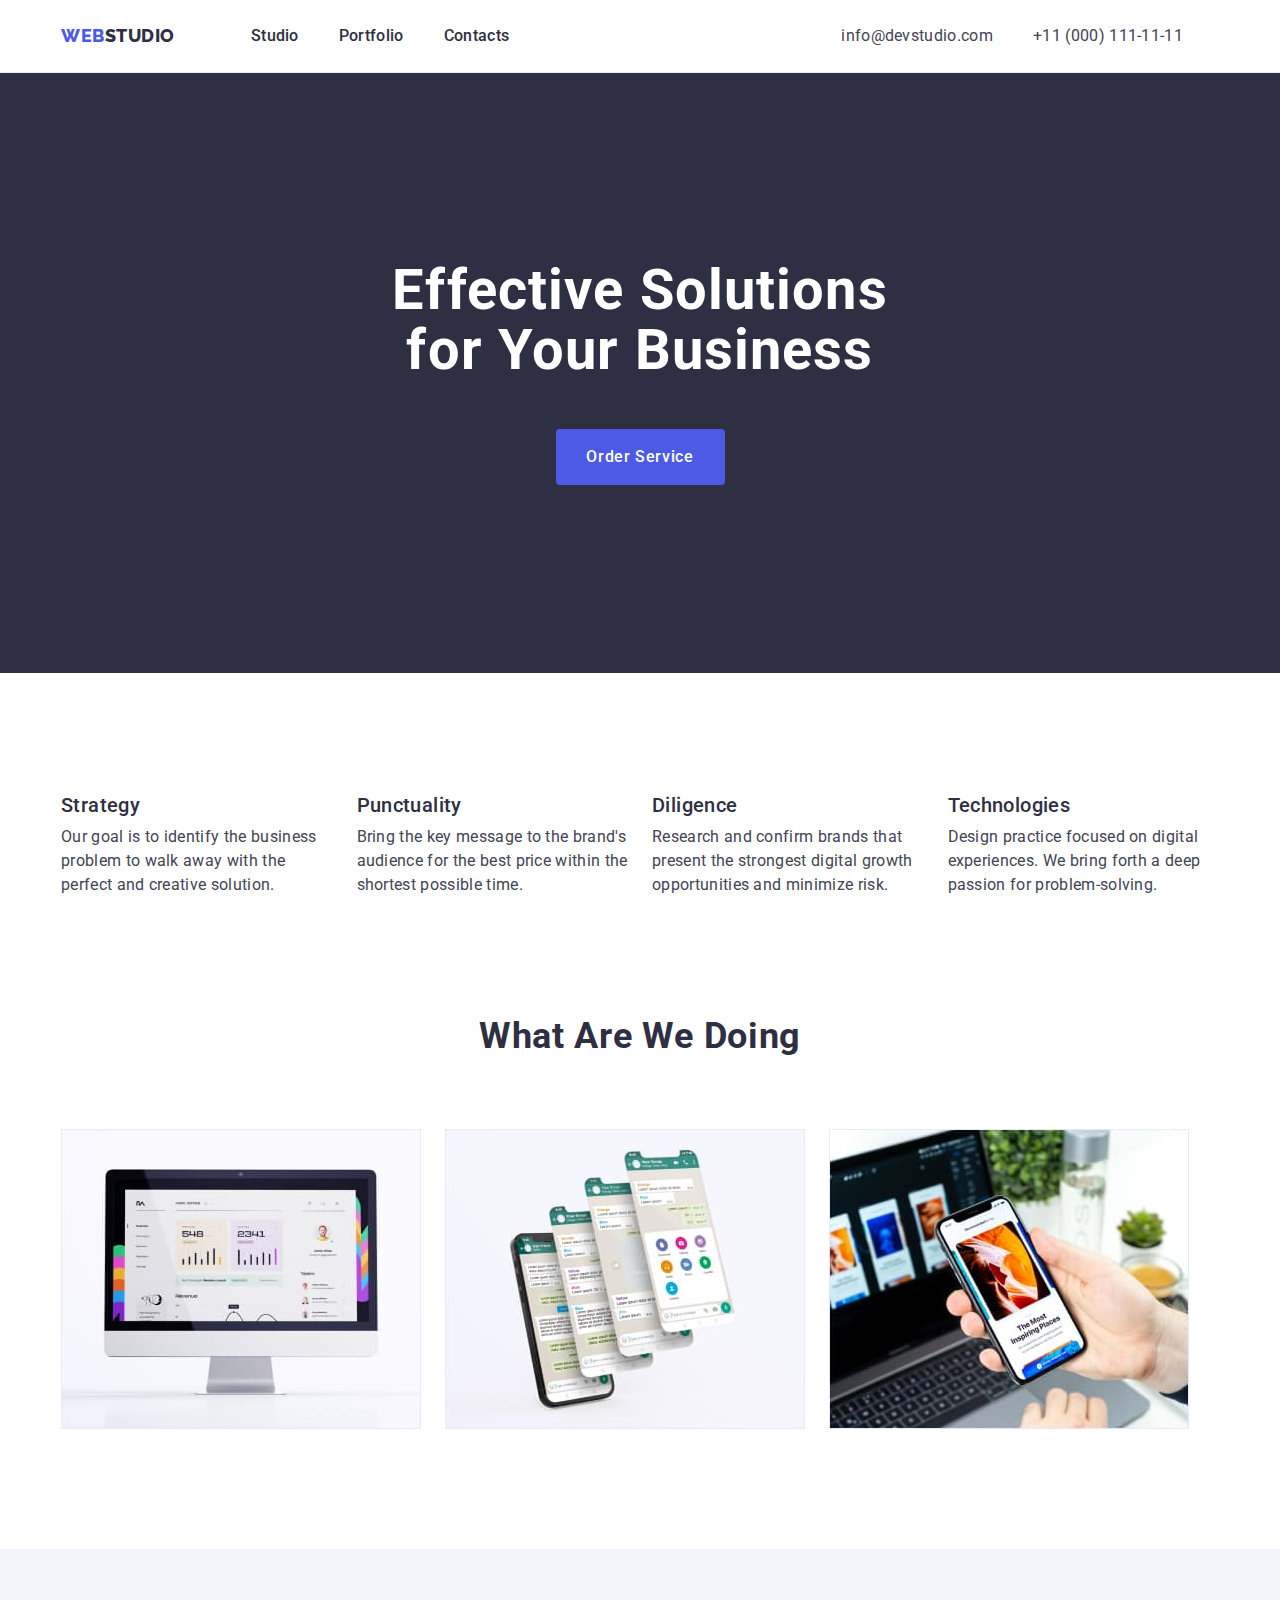
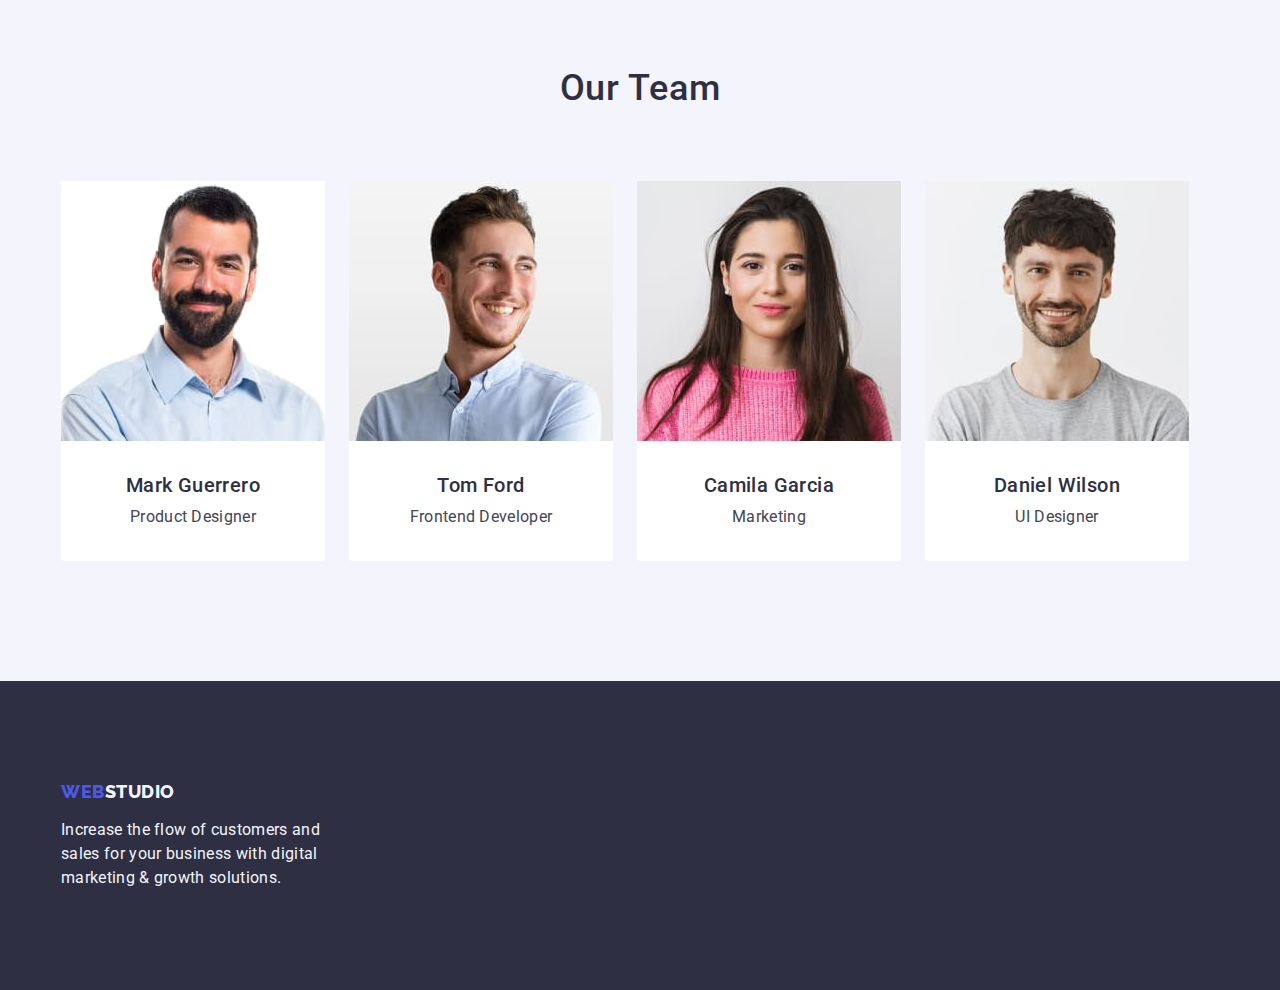
<file: index.html>
<!DOCTYPE html>
<html lang="en">
  <head>
    <meta charset="UTF-8" />
    <meta name="viewport" content="width=device-width, initial-scale=1.0" />
    <title>hw2-main page</title>
    <link rel="preconnect" href="https://fonts.googleapis.com" />
    <link rel="preconnect" href="https://fonts.gstatic.com" crossorigin />
    <link
      href="https://fonts.googleapis.com/css2?family=Montserrat:wght@400;700&family=Raleway:wght@700&family=Roboto:wght@400;500;700;900&display=swap"
      rel="stylesheet"
    />
    <link
      rel="stylesheet"
      href="https://cdnjs.cloudflare.com/ajax/libs/modern-normalize/2.0.0/modern-normalize.min.css"
      integrity="sha512-4xo8blKMVCiXpTaLzQSLSw3KFOVPWhm/TRtuPVc4WG6kUgjH6J03IBuG7JZPkcWMxJ5huwaBpOpnwYElP/m6wg=="
      crossorigin="anonymous"
      referrerpolicy="no-referrer"
    />

    <link rel="stylesheet" href="./css/styles.css" />
  </head>
  <body class="body">
    <header class="headerhtml">
      <div class="container-header container">
        <nav class="navhtml">
          <a href="./index.html" class="logo link">
            Web<span class="logo-studio">Studio</span>
          </a>

          <ul class="list menu">
            <li><a href="./index.html" class="link navlink">Studio</a></li>
            <li>
              <a href="./portfolio.html" class="link navlink">Portfolio</a>
            </li>
            <li><a href="" class="link navlink">Contacts</a></li>
          </ul>
        </nav>
        <address class="address">
          <ul class="list addresslist">
            <li>
              <a href="mailto:info@devstudio.com" class="link address-link"
                >info@devstudio.com</a
              >
            </li>
            <li>
              <a href="tel:+110001111111" class="link address-link"
                >+11 (000) 111-11-11</a
              >
            </li>
          </ul>
        </address>
      </div>
    </header>
    <main>
      <section class="first-section">
        <div class="container">
          <h1 class="motto">
            Effective Solutions<br />
            for Your Business
          </h1>
          <button type="button" class="filter-button order-service-button">
            Order Service
          </button>
        </div>
      </section>
      <section class="second-section">
        <div class="container">
          <h2 class="our_values visually-hidden">Our values</h2>
          <ul class="list list-second-section">
            <li class="values-list">
              <h3 class="value">Strategy</h3>
              <p class="paragraph">
                Our goal is to identify the business problem to walk away with
                the perfect and creative solution.
              </p>
            </li>
            <li class="values-list">
              <h3 class="value">Punctuality</h3>
              <p class="paragraph">
                Bring the key message to the brand's audience for the best price
                within the shortest possible time.
              </p>
            </li>
            <li class="values-list">
              <h3 class="value">Diligence</h3>
              <p class="paragraph">
                Research and confirm brands that present the strongest digital
                growth opportunities and minimize risk.
              </p>
            </li>
            <li class="values-list">
              <h3 class="value">Technologies</h3>
              <p class="paragraph">
                Design practice focused on digital experiences. We bring forth a
                deep passion for problem-solving.
              </p>
            </li>
          </ul>
        </div>
      </section>
      <section class="third-section">
        <div class="container">
          <h2 class="what-are-we-doing">What are we doing</h2>
          <ul class="list third-section-list">
            <li class="tsli">
              <img
                src="./images/picture1.jpg"
                class="link"
                width="360"
                height="300"
                alt="old Imac"
              />
            </li>
            <li class="tsli">
              <img
                src="./images/picture2.jpg"
                class="link"
                width="360"
                height="300"
                alt="screenshots coming out of the iphone"
              />
            </li>
            <li class="tsli">
              <img
                src="./images/picture3.jpg"
                class="link"
                width="360"
                height="300"
                alt="heand holding phone in front of laptop "
              />
            </li>
          </ul>
        </div>
      </section>
      <section class="section-four">
        <div class="container">
          <h2 class="our-team">Our Team</h2>
          <ul class="list section-four-list">
            <li class="list-item sfli">
              <img
                src="./images/Mark-Guerrero.jpg"
                class="link"
                width="264"
                height="260"
                alt="smiling man with black beard and short hair wearinng light blue shirt"
              />
              <div class="name-function">
                <h3 class="fullname">Mark Guerrero</h3>
                <p class="paragraph function">Product Designer</p>
              </div>
            </li>
            <li class="list-item sfli">
              <img
                src="./images/Tom-Ford.jpg"
                class="link"
                width="264"
                height="260"
                alt="smiling man in blue shirt looking to the right"
              />
              <div class="name-function">
                <h3 class="fullname">Tom Ford</h3>
                <p class="paragraph function">Frontend Developer</p>
              </div>
            </li>
            <li class="list-item sfli">
              <img
                src="./images/Camila-Garcia.jpg"
                class="link"
                width="264"
                height="260"
                alt="young woman with long hair in pink sweater and lipstick"
              />
              <div class="name-function">
                <h3 class="fullname">Camila Garcia</h3>
                <p class="paragraph function">Marketing</p>
              </div>
            </li>
            <li class="list-item sfli">
              <img
                src="./images/Daniel-Wilson.jpg"
                class="link"
                width="264"
                height="260"
                alt="smiling man in a greay t-shirt looking in front"
              />
              <div class="name-function">
                <h3 class="fullname">Daniel Wilson</h3>
                <p class="paragraph function">UI Designer</p>
              </div>
            </li>
          </ul>
        </div>
      </section>
    </main>
    <footer class="footer">
      <div class="container">
        <a href="./index.html" class="logo link footerlink">
          Web<span class="logo logo-studio footerspan">Studio</span>
        </a>
        <p class="footer-paragraph">
          Increase the flow of customers and sales for your business with
          digital marketing & growth solutions.
        </p>
      </div>
    </footer>
  </body>
</html>
</file>
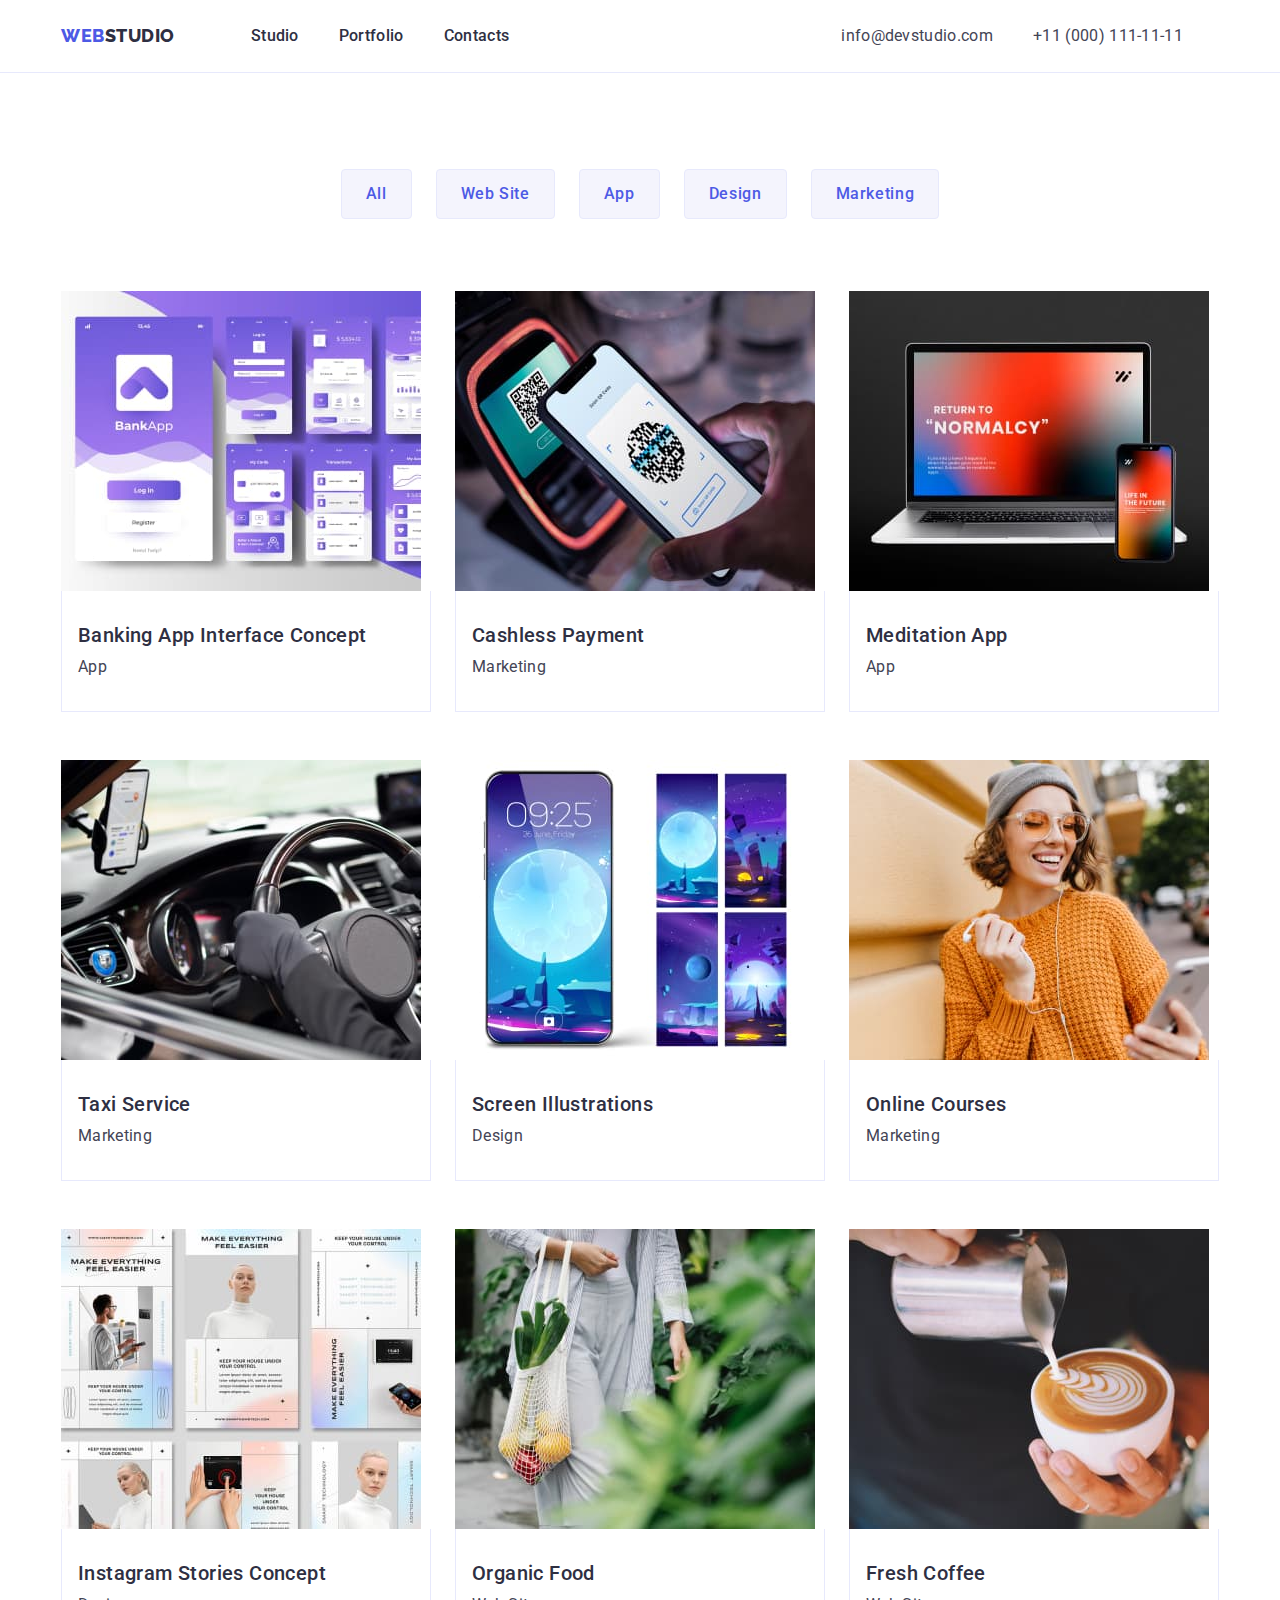
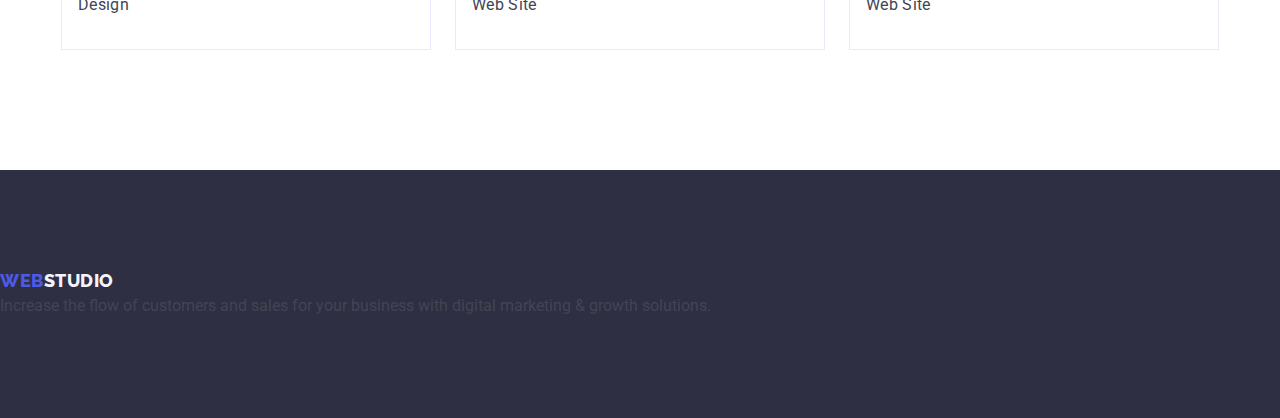
<file: portfolio.html>
<!DOCTYPE html>
<html lang="en">
  <head>
    <meta charset="UTF-8" />
    <meta name="viewport" content="width=, initial-scale=1.0" />
    <title>h2-portfolio</title>
    <link rel="preconnect" href="https://fonts.googleapis.com" />
    <link rel="preconnect" href="https://fonts.gstatic.com" crossorigin />
    <link
      href="https://fonts.googleapis.com/css2?family=Montserrat:wght@400;700&family=Raleway:wght@700&family=Roboto:wght@400;500;700;900&display=swap"
      rel="stylesheet"
    />
    <link
      rel="stylesheet"
      href="https://cdnjs.cloudflare.com/ajax/libs/modern-normalize/2.0.0/modern-normalize.min.css"
      integrity="sha512-4xo8blKMVCiXpTaLzQSLSw3KFOVPWhm/TRtuPVc4WG6kUgjH6J03IBuG7JZPkcWMxJ5huwaBpOpnwYElP/m6wg=="
      crossorigin="anonymous"
      referrerpolicy="no-referrer"
    />

    <link rel="stylesheet" href="./css/styles.css" />
  </head>
  <body class="body">
    <header class="headerhtml">
      <div class="container-header container">
        <nav class="navhtml">
          <a href="./index.html" class="logo link">
            Web<span class="logo-studio">Studio</span>
          </a>

          <ul class="list menu">
            <li><a href="./index.html" class="link navlink">Studio</a></li>
            <li>
              <a href="./portfolio.html" class="link navlink">Portfolio</a>
            </li>
            <li><a href="" class="link navlink">Contacts</a></li>
          </ul>
        </nav>
        <address class="address">
          <ul class="list addresslist">
            <li>
              <a href="mailto:info@devstudio.com" class="link address-link"
                >info@devstudio.com</a
              >
            </li>
            <li>
              <a href="tel:+110001111111" class="link address-link"
                >+11 (000) 111-11-11</a
              >
            </li>
          </ul>
        </address>
      </div>
    </header>
    <main>
      <section class="section-one-portfolio">
        <div class="container">
          <h1 class="visually-hidden">Portfolio</h1>
          <ul class="list list-portfolio">
            <li>
              <button type="button" class="filter-button portfoliobutton">
                All
              </button>
            </li>
            <li>
              <button type="button" class="filter-button portfoliobutton">
                Web Site
              </button>
            </li>
            <li>
              <button type="button" class="filter-button portfoliobutton">
                App
              </button>
            </li>
            <li>
              <button type="button" class="filter-button portfoliobutton">
                Design
              </button>
            </li>
            <li>
              <button type="button" class="filter-button portfoliobutton">
                Marketing
              </button>
            </li>
          </ul>
          <ul class="list list-portfolio-two">
            <li class="portfolio-list-item">
              <a class="link">
                <img
                  src="./images/img1-portfolio.jpg"
                  width="360"
                  height="300"
                  alt="banking app on violet background with different features"
                />
                <div class="name-and-category-of-app">
                  <h2 class="imagetext">Banking App Interface Concept</h2>
                  <p class="portfolio-paragraph">App</p>
                </div>
              </a>
            </li>
            <li class="portfolio-list-item">
              <a class="link">
                <img
                  src="./images/img2-portfolio.jpg"
                  width="360"
                  height="300"
                  alt="scanning QR code with mobile phone"
                />
                <div class="name-and-category-of-app">
                  <h2 class="imagetext">Cashless Payment</h2>
                  <p class="portfolio-paragraph">Marketing</p>
                </div>
              </a>
            </li>
            <li class="portfolio-list-item">
              <a class="link"
                ><img
                  src="./images/img3-portfolio.jpg"
                  width="360"
                  height="300"
                  alt="opened laptop with white text on red-white-blie screen"
                />
                <div class="name-and-category-of-app">
                  <h2 class="imagetext">Meditation App</h2>
                  <p class="portfolio-paragraph">App</p>
                </div>
              </a>
            </li>

            <li class="portfolio-list-item">
              <a class="link">
                <img
                  src="./images/img4-portfolio.jpg"
                  width="360"
                  height="300"
                  alt="driver using navigation in a car"
                />
                <div class="name-and-category-of-app">
                  <h2 class="imagetext">Taxi Service</h2>
                  <p class="portfolio-paragraph">Marketing</p>
                </div>
              </a>
            </li>
            <li class="portfolio-list-item">
              <a class="link"
                ><img
                  src="./images/img5-portfolio.jpg"
                  width="360"
                  height="300"
                  alt="screen lock with a big moon and rocks"
                />
                <div class="name-and-category-of-app">
                  <h2 class="imagetext">Screen Illustrations</h2>
                  <p class="portfolio-paragraph">Design</p>
                </div>
              </a>
            </li>
            <li class="portfolio-list-item">
              <a class="link">
                <img
                  src="./images/img6-portfolio.jpg"
                  width="360"
                  height="300"
                  alt="smiling girl with grey cap and sunglasses wearing yellow knitted
          sweater and using her phone with headphones"
                />
                <div class="name-and-category-of-app">
                  <h2 class="imagetext">Online Courses</h2>
                  <p class="portfolio-paragraph">Marketing</p>
                </div>
              </a>
            </li>

            <li class="portfolio-list-item">
              <a class="link"
                ><img
                  src="./images/img7-portfolio.jpg"
                  width="360"
                  height="300"
                  alt="a bunch of pictures saying to keep your house under your controll"
                />
                <div class="name-and-category-of-app">
                  <h2 class="imagetext">Instagram Stories Concept</h2>
                  <p class="portfolio-paragraph">Design</p>
                </div>
              </a>
            </li>
            <li class="portfolio-list-item">
              <a class="link">
                <img
                  src="./images/img8-portfolio.jpg"
                  width="360"
                  height="300"
                  alt="a woman wearing bright colors walking with vegetables in a net"
                />
                <div class="name-and-category-of-app">
                  <h2 class="imagetext">Organic Food</h2>
                  <p class="portfolio-paragraph">Web Site</p>
                </div>
              </a>
            </li>
            <li class="portfolio-list-item">
              <a class="link">
                <img
                  src="./images/img9-portfolio.jpg"
                  width="360"
                  height="300"
                  alt="barista pouring milk into cappucino to make a nice pattern"
                />
                <div class="name-and-category-of-app">
                  <h2 class="imagetext">Fresh Coffee</h2>
                  <p class="portfolio-paragraph">Web Site</p>
                </div>
              </a>
            </li>
          </ul>
        </div>
      </section>
    </main>
    <footer class="footer">
      <a href="./index.html" class="logo link">
        Web<span class="logo logo-studio footerspan">Studio</span>
      </a>
      <p>
        Increase the flow of customers and sales for your business with digital
        marketing & growth solutions.
      </p>
    </footer>
  </body>
</html>
</file>
<file: css/styles.css>
:root {
  --primary-brand-color: #4d5ae5;
  --pressed-state-color: #404bbf;
  --dark-color: #2e2f42;
  --success-color: #31d0aa;
  --text-color: #434455;
  --subtle-text-color: #8e8f99;
  --accent-color: #e7e9fc;
  --light-color: #f4f4fd;
  --modal-overlay-color: #2e2f4266;
  --hero-background-color: #2e2f42b2;
  --white-background-color: #ffffff;
  --modal-background-color: #fcfcfc;
}
* {
  margin: 0;
  padding: 0;
}
body {
  font-family: "Roboto", sans-serif;
  color: var(--text-color);
  background-color: var(--white-background-color);
}

.nav-logo {
  font-family: "Raleway", sans-serif;
  font-weight: 800;
  font-size: 18px;
  line-height: 1.17;
  letter-spacing: 0.03em;
  text-transform: uppercase;
  color: var(--primary-brand-color);
}
nav > a:hover {
  color: #404bbf;
}

.navlink:hover,
.navlink:focus,
.navlink:active .navlink:visited {
  color: #404bbf;
}

.logo-studio {
  color: var(--dark-color);
}

.list {
  list-style: none;
}

.logo-link {
  font-weight: 500;
  font-size: 16px;
  line-height: 1.5;
  letter-spacing: 0.02em;
  color: var(--dark-color);
}

.link {
  text-decoration: none;
}

.motto {
  text-align: center;
  font-family: Roboto;
  font-size: 56px;
  letter-spacing: 0.02em;
  line-height: 1.07;
  color: #ffffff;
  max-width: 496px;
  margin-right: auto;
  margin-left: auto;
}

.our_values {
  font-weight: 500;
  font-family: Roboto;
  font-size: 20px;
  letter-spacing: 0.02em;
  line-height: 1.2;
  color: #2e2f42;
}

.our-team {
  font-weight: 500;
  font-size: 20px;
  line-height: 1.2;
  letter-spacing: 0.02em;
  color: var(--dark-color);
  margin-bottom: 72px;
}
.paragraph {
  font-size: 16px;
  letter-spacing: 0.02em;
}
.value {
  font-weight: 500;
  letter-spacing: 0.02em;
  font-size: 20px;
  line-height: 1.2;
  color: #2e2f42;
  margin-bottom: 8px;
}

.punctuality {
  font-family: Roboto;
  font-weight: Medium;
  font-size: 20px;
  letter-spacing: 0.02em;
  line-height: 1.11;
  text-align: center;
  text-transform: capitalize;
}
.third-section {
  background-color: #ffffff;
  padding-bottom: 120px;
}

.body {
  font-family: "Roboto", sans-serif;
  color: #434455;
  background-color: #ffffff;
  font-weight: Regular;
  font-size: 16px;
  line-height: 24px;
  letter-spacing: 2%;
}

.what-are-we-doing {
  font-size: 36px;
  line-height: 1.11;
  text-align: center;
  letter-spacing: 0.02em;
  text-transform: capitalize;
  color: var(--dark-color);
  margin-bottom: 72px;
}
.list-item {
  background-color: #ffffff;
}
.fullname {
  font-weight: 500;
  letter-spacing: 0.02em;
  font-size: 20px;
  line-height: 1.2;
  color: #2e2f42;
  text-align: center;
  margin-bottom: 8px;
}

.navlink {
  color: var(--dark-color);
  font-weight: 500;
  letter-spacing: 0.02em;
  line-height: 1.5;
  padding: 24px 0;
}
.logo {
  font-family: "Raleway", sans-serif;
  font-weight: 800;
  font-size: 18px;
  line-height: 1.17;
  letter-spacing: 0.03em;
  text-transform: uppercase;
  color: var(--primary-brand-color);
  margin-right: 76px;
}
.logo-studio {
  color: var(--dark-color);
  font-family: "Raleway", sans-serif;
  font-size: 18px;
  font-style: normal;
  font-weight: 800;
  line-height: 21px;
  letter-spacing: 0.54px;
  text-transform: uppercase;
}

.filter-button {
  background-color: #4d5ae5;
  font-family: "Roboto", sans-serif;
  font-weight: 500;
  font-size: 16px;
  line-height: 1.5;
  letter-spacing: 0.04em;
  color: #ffffff;
}
.filter-button:hover,
.filter-button:focus {
  background-color: #404bbf;
  font-family: Roboto;
  font-weight: Medium;
  font-size: 16px;
  line-height: 24px;
  letter-spacing: 4%;
  cursor: pointer;
}
.portfoliobutton {
  color: var(--primary-brand-color);
  background-color: var(--light-color);
}
.portfoliobutton:hover,
.portfoliobutton:focus,
.portfoliobutton:active {
  color: #ffffff;
}
.imagetext {
  font-weight: 500;
  font-size: 20px;
  line-height: 1.2;
  letter-spacing: 0.02em;
  color: var(--dark-color);
  margin-bottom: 8px;
}

.portfolio-paragraph {
  font-size: 16px;
  line-height: 1.5;
  letter-spacing: 0.02em;
  color: var(--text-color);
}
.address {
  font-style: normal;
}

.section-four {
  background-color: #f4f4fd;
  padding: 120px 0;
}
.our-team {
  font-size: 36px;
  line-height: 1.11;
  text-align: center;
  letter-spacing: 0.02em;
  text-transform: capitalize;
  color: var(--dark-color);
}

.footer {
  background-color: var(--dark-color);
  padding: 100px 0;
}
.footerspan {
  color: #f4f4fd;
}

.address-link {
  color: var(--text-color);
  letter-spacing: 0.02em;
  line-height: 1.5;
}
.address-link:hover,
.address-link:focus,
.address-link:visited {
  color: #404bbf;
}
.first-section {
  background-color: #2e2f42;
  padding: 188px 0;
}

.footer-paragraph {
  color: var(--light-color);
  letter-spacing: 0.02em;
  max-width: 264px;
}

img {
  display: block;
}

.headerhtml {
  border-bottom: 1px solid #e7e9fc;
  height: 72px;
}
.container-header {
  display: flex;
}

.container {
  width: 1158px;
  margin: 0 auto;
  padding: 0 15px;
}
.navhtml {
  display: flex;
  align-items: center;
  padding-right: 332px;
}

.menu {
  display: flex;
  gap: 40px;
}
.addresslist {
  display: flex;
  gap: 40px;
}
.order-service-button {
  display: block;
  min-width: 169px;
  height: 56px;
  border: none;
  background-color: var(--primary-brand-color);
  border-radius: 4px;
  cursor: pointer;
  margin-top: 48px;
  margin-right: auto;
  margin-left: auto;
}
.second-section {
  padding: 120px 0;
}
.visually-hidden {
  position: absolute;
  width: 1px;
  height: 1px;
  margin: -1px;
  border: 0;
  padding: 0;
  white-space: nowrap;
  clip-path: inset(100%);
  clip: rect(0 0 0 0);
  overflow: hidden;
}

.list-second-section {
  display: flex;
  gap: 24px;
}
.values-list {
  width: calc((100% - 3 * 24px) / 4);
}

.third-section-list {
  display: flex;
  gap: 24px;
  background-color: #ffffff;
}
.tsli {
  width: calc((100%-48px) / 3);
}
.section-four-list {
  display: flex;
  gap: 24px;
}
.sfli {
  width: calc((100%-72px) / 4);
  border-radius: 0px 0px 4px 4px;
}
.name-function {
  padding: 32px 0px;
}
.function {
  text-align: center;
}
.footerlink {
  display: inline-block;
  margin-bottom: 16px;
}
.section-one-portfolio {
  padding: 96px 0 120px 0;
}
.list-portfolio {
  display: flex;
  justify-content: center;
  gap: 24px;
  margin-bottom: 72px;
}
.portfoliobutton {
  padding: 12px 24px;
  border: 1px solid var(--accent-color);
  border-radius: 4px;
}
.portfoliobutton:hover,
.portfoliobutton:focus {
  border: 1px solid transparent;
}
.list-portfolio-two {
  display: flex;
  flex-wrap: wrap;
  column-gap: 24px;
  row-gap: 48px;
}
.portfolio-list-item {
  width: calc((100% - 48px) / 3);
}
.name-and-category-of-app {
  padding: 32px 16px;
  border: 1px solid #e7e9fc;
  border-top: none;
}

.contacts {
  padding-right: 332px;
}

.navhtml,
.lmenu,
.address {
  padding-top: 24px;
  padding-bottom: 24px;
}
</file>
